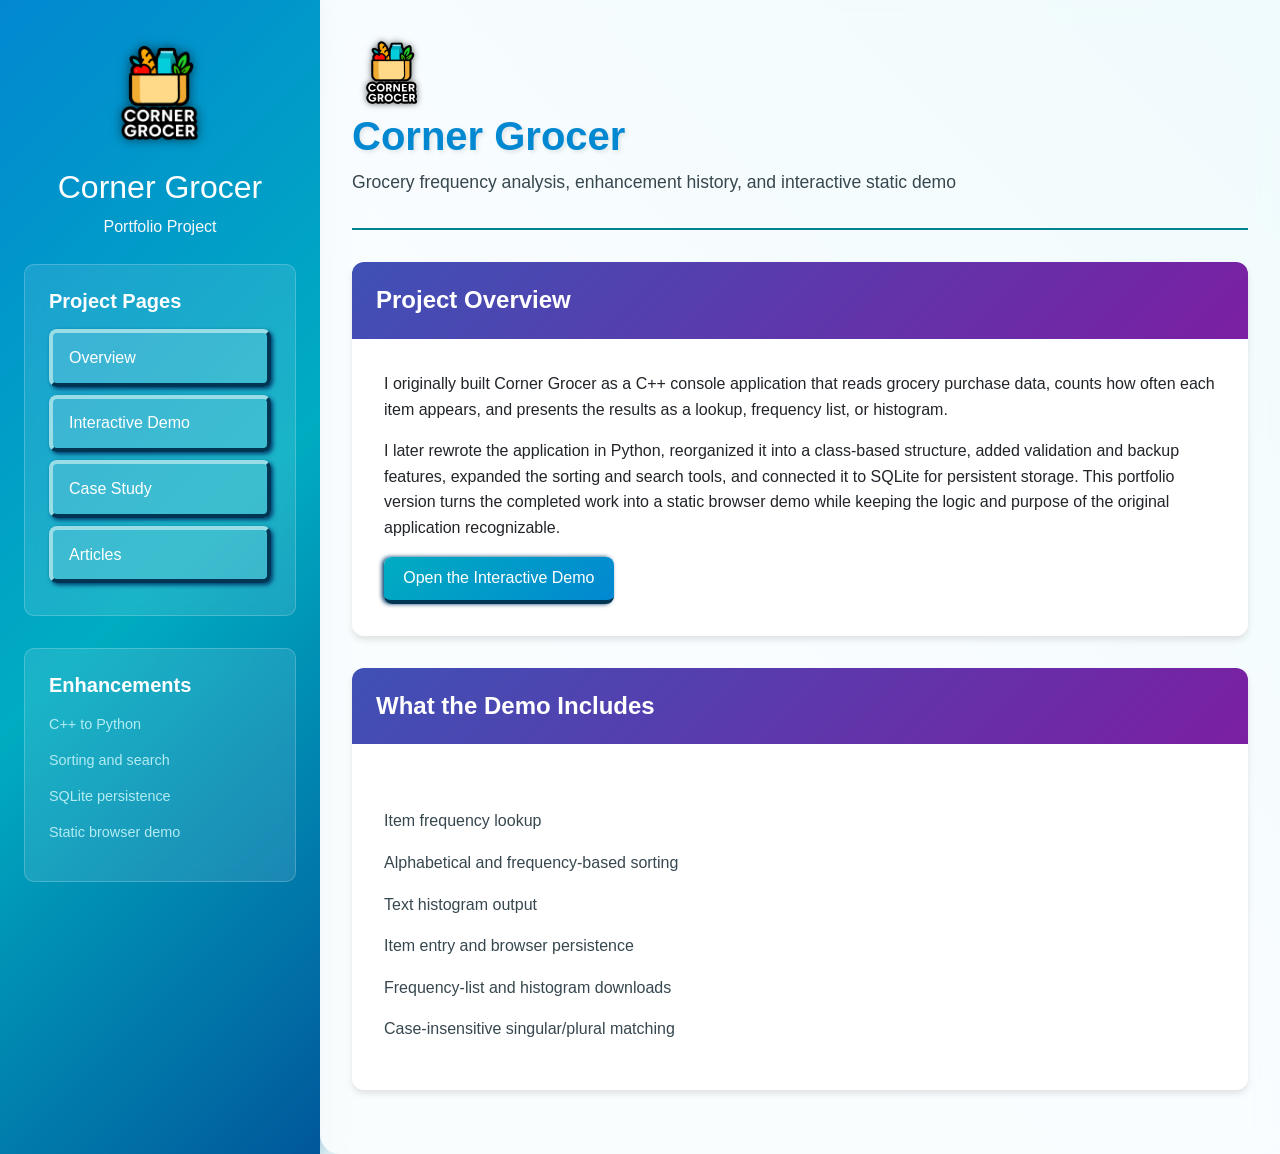
<file: index.html>
<!doctype html>
<html lang="en">
	<head>
		<meta charset="utf-8" />
		<meta
			name="viewport"
			content="width=device-width,initial-scale=1" />
		<title>Corner Grocer | Corner Grocer</title>
		<link
			href="https://cdn.jsdelivr.net/npm/bootstrap@5.1.3/dist/css/bootstrap.min.css"
			rel="stylesheet" />
		<link
			rel="stylesheet"
			href="style.css" />
	</head>
	<body>
		<div class="container-fluid">
			<div class="row">
				<div class="col-md-3 sidebar">
					<div class="sidebar-content">
						<div class="text-center mb-4">
							<div class="grocery-icon mb-3">
								<span class="logo-tile">
									<img
										src="images/corner-grocer.png"
										alt="Corner Grocer Logo"
										width="120"
										height="120" />
								</span>
							</div>
							<h2 class="text-white">Corner Grocer</h2>
							<p class="text-light">Portfolio Project</p>
						</div>
						<div class="data-summary-card">
							<h5>Project Pages</h5>
							<a
								class="btn btn-option w-100 mb-2"
								href="index.html">
								Overview
							</a>
							<a
								class="btn btn-option w-100 mb-2"
								href="demo.html">
								Interactive Demo
							</a>
							<a
								class="btn btn-option w-100 mb-2"
								href="case-study.html">
								Case Study
							</a>
							<a
								class="btn btn-option w-100 mb-2"
								href="articles/index.html">
								Articles
							</a>
						</div>
						<div class="data-summary-card">
							<h5>Enhancements</h5>
							<div class="summary-item">C++ to Python</div>
							<div class="summary-item">Sorting and search</div>
							<div class="summary-item">SQLite persistence</div>
							<div class="summary-item">Static browser demo</div>
						</div>
					</div>
				</div>
				<main class="col-md-9 main-content">
					<div class="header">
						<div class="header-row mb-3">
							<span class="logo-tile">
								<img
									src="images/corner-grocer.png"
									width="80"
									height="80" />
							</span>
							<div class="header-copy">
								<h1>Corner Grocer</h1>
								<p class="lead">
									Grocery frequency analysis, enhancement history, and
									interactive static demo
								</p>
							</div>
						</div>
					</div>
					<section class="card">
						<div class="card-header"><h4>Project Overview</h4></div>
						<div class="card-body">
							<p>
								I originally built Corner Grocer as a C++ console application
								that reads grocery purchase data, counts how often each item
								appears, and presents the results as a lookup, frequency list,
								or histogram.
							</p>
							<p>
								I later rewrote the application in Python, reorganized it into a
								class-based structure, added validation and backup features,
								expanded the sorting and search tools, and connected it to
								SQLite for persistent storage. This portfolio version turns the
								completed work into a static browser demo while keeping the
								logic and purpose of the original application recognizable.
							</p>
							<a
								class="btn btn-primary"
								href="demo.html">
								Open the Interactive Demo
							</a>
						</div>
					</section>
					<section class="card">
						<div class="card-header"><h4>What the Demo Includes</h4></div>
						<div class="card-body">
							<div class="feature-list">
								<div class="feature-item">Item frequency lookup</div>
								<div class="feature-item">
									Alphabetical and frequency-based sorting
								</div>
								<div class="feature-item">Text histogram output</div>
								<div class="feature-item">
									Item entry and browser persistence
								</div>
								<div class="feature-item">
									Frequency-list and histogram downloads
								</div>
								<div class="feature-item">
									Case-insensitive singular/plural matching
								</div>
							</div>
						</div>
					</section>
				</main>
			</div>
		</div>
	</body>
</html>
</file>
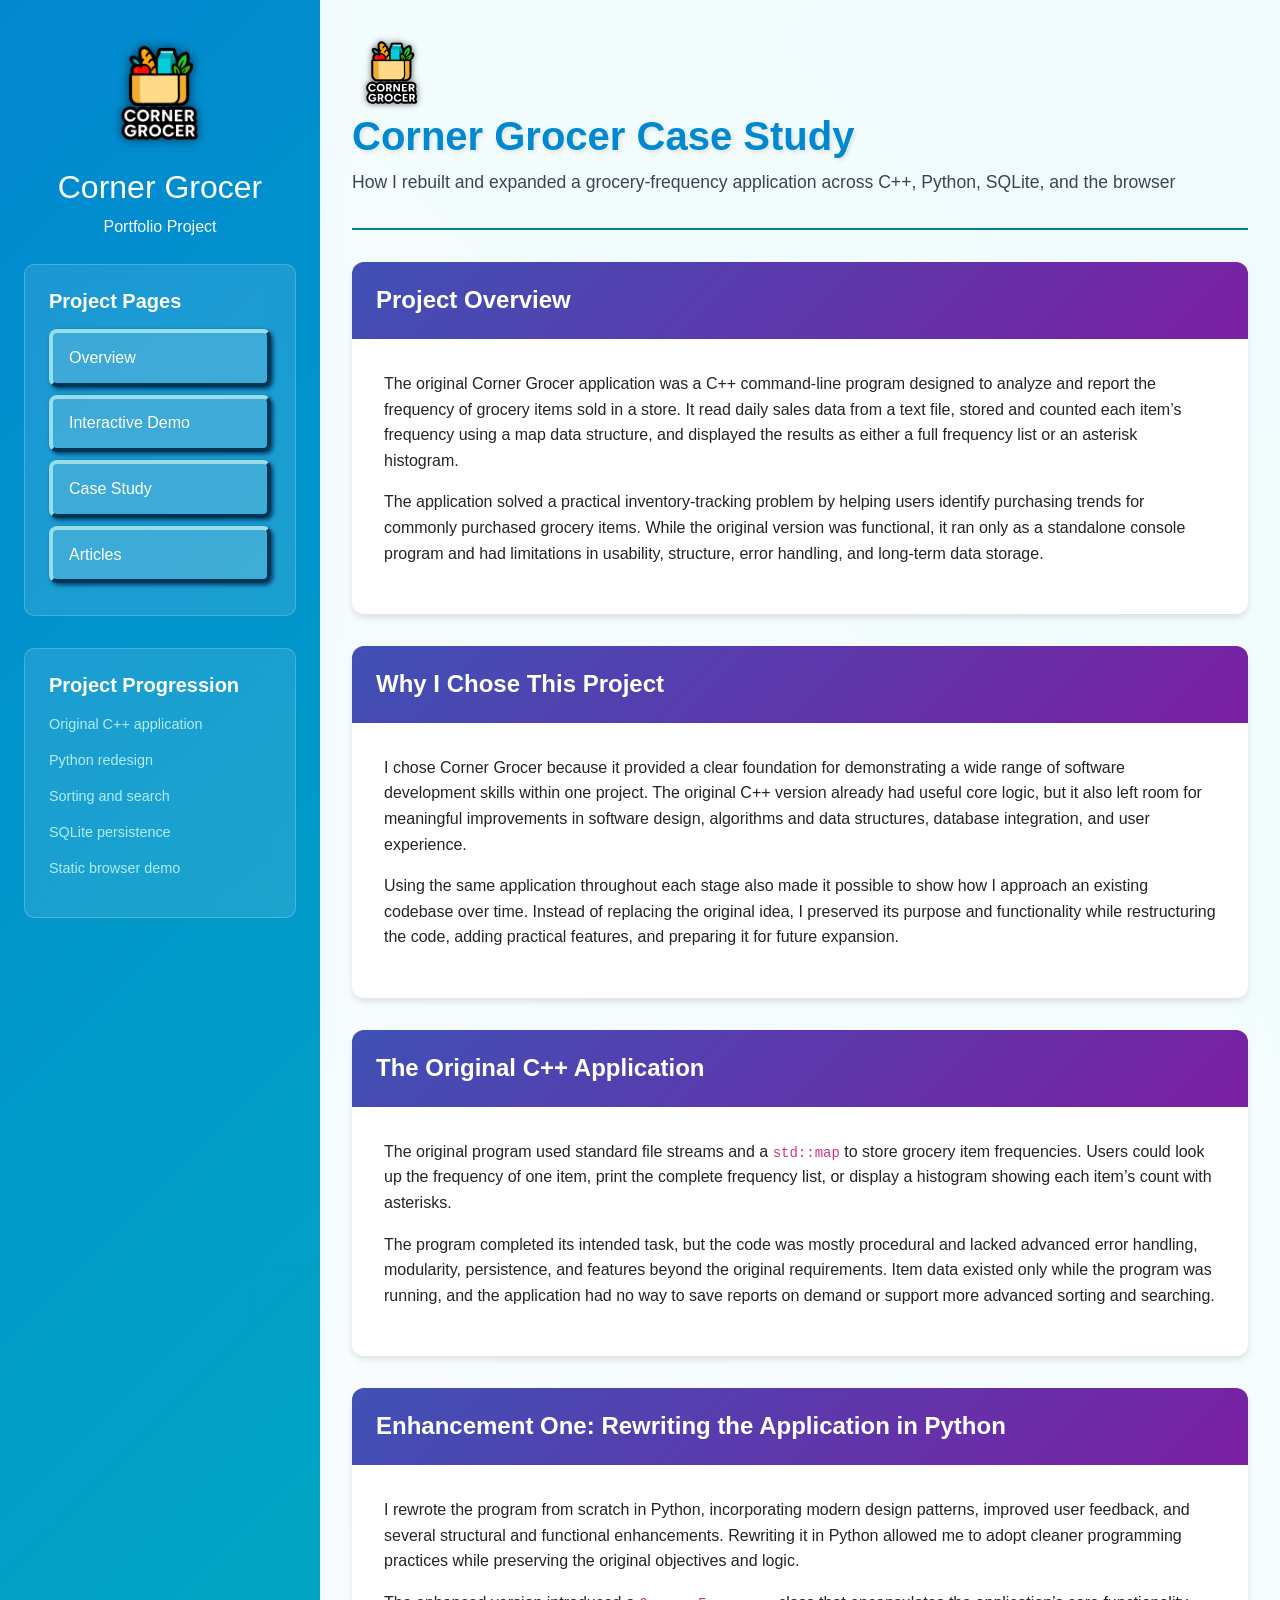
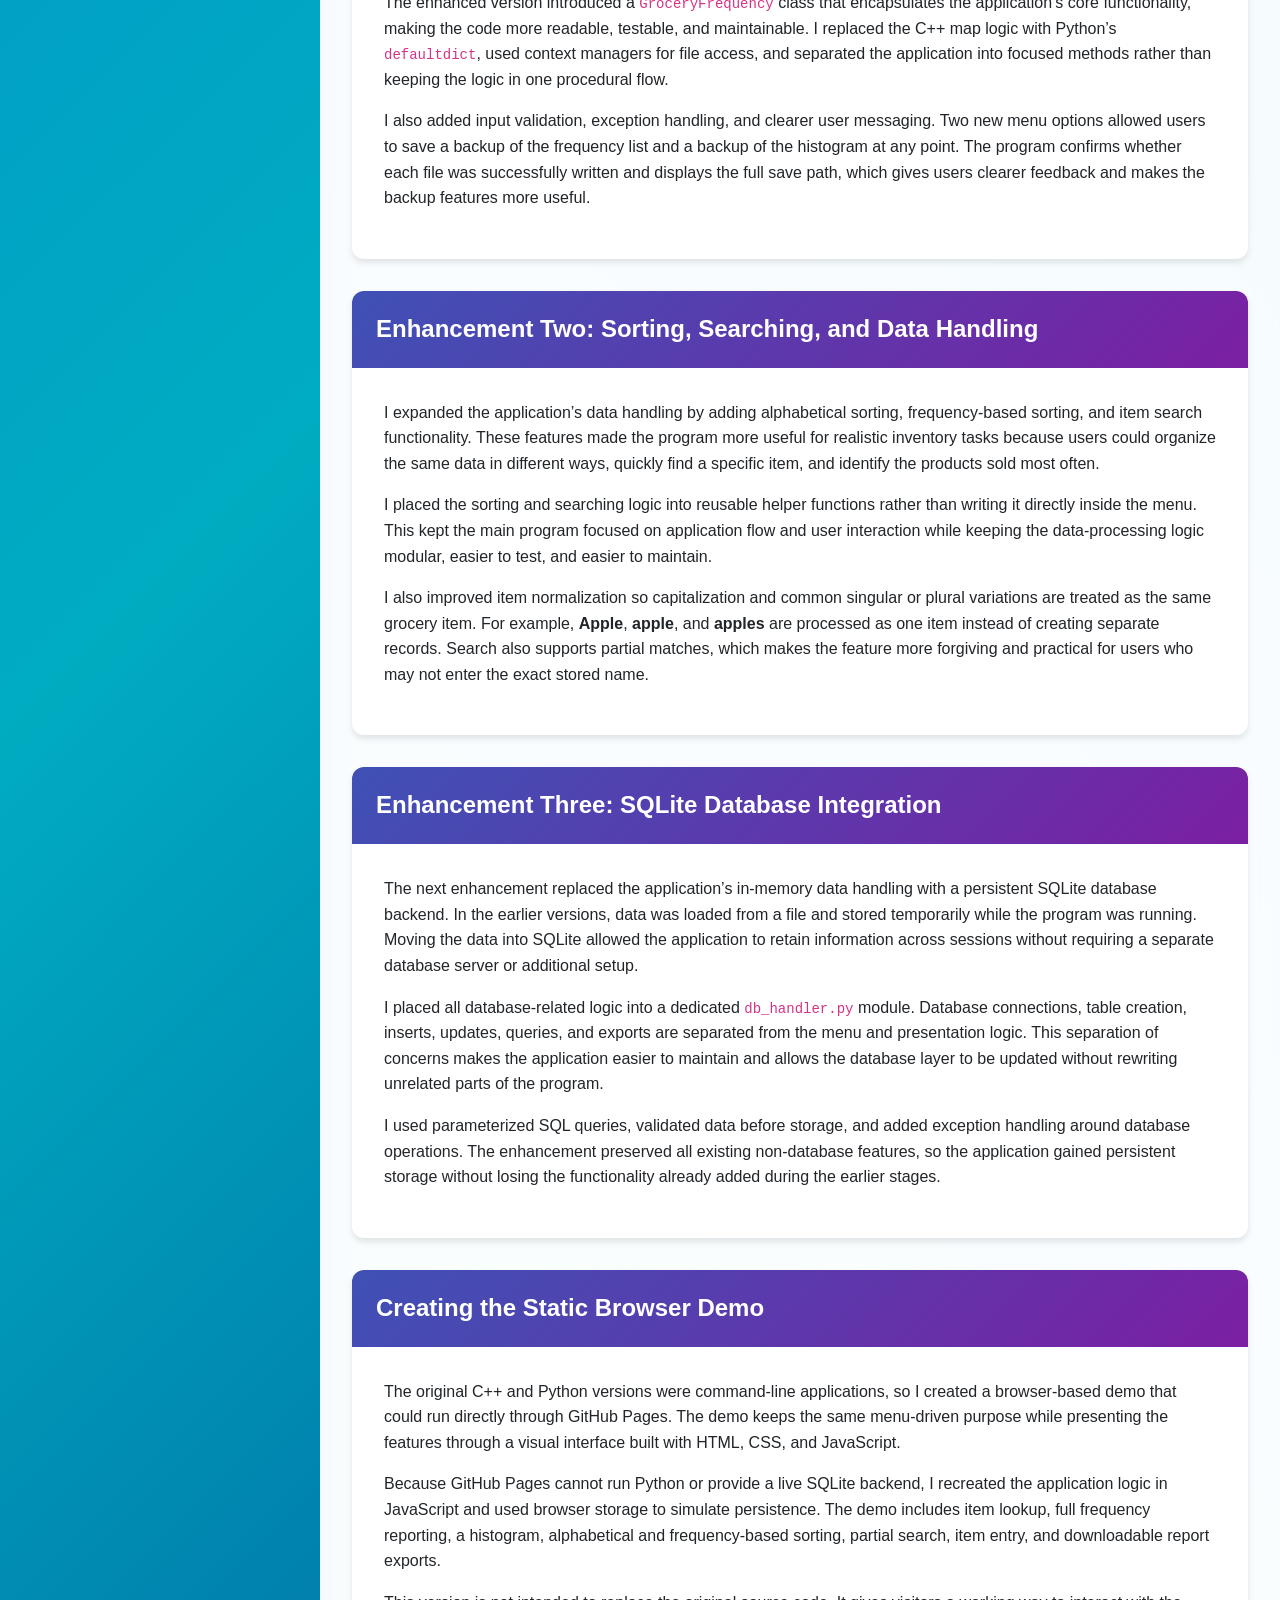
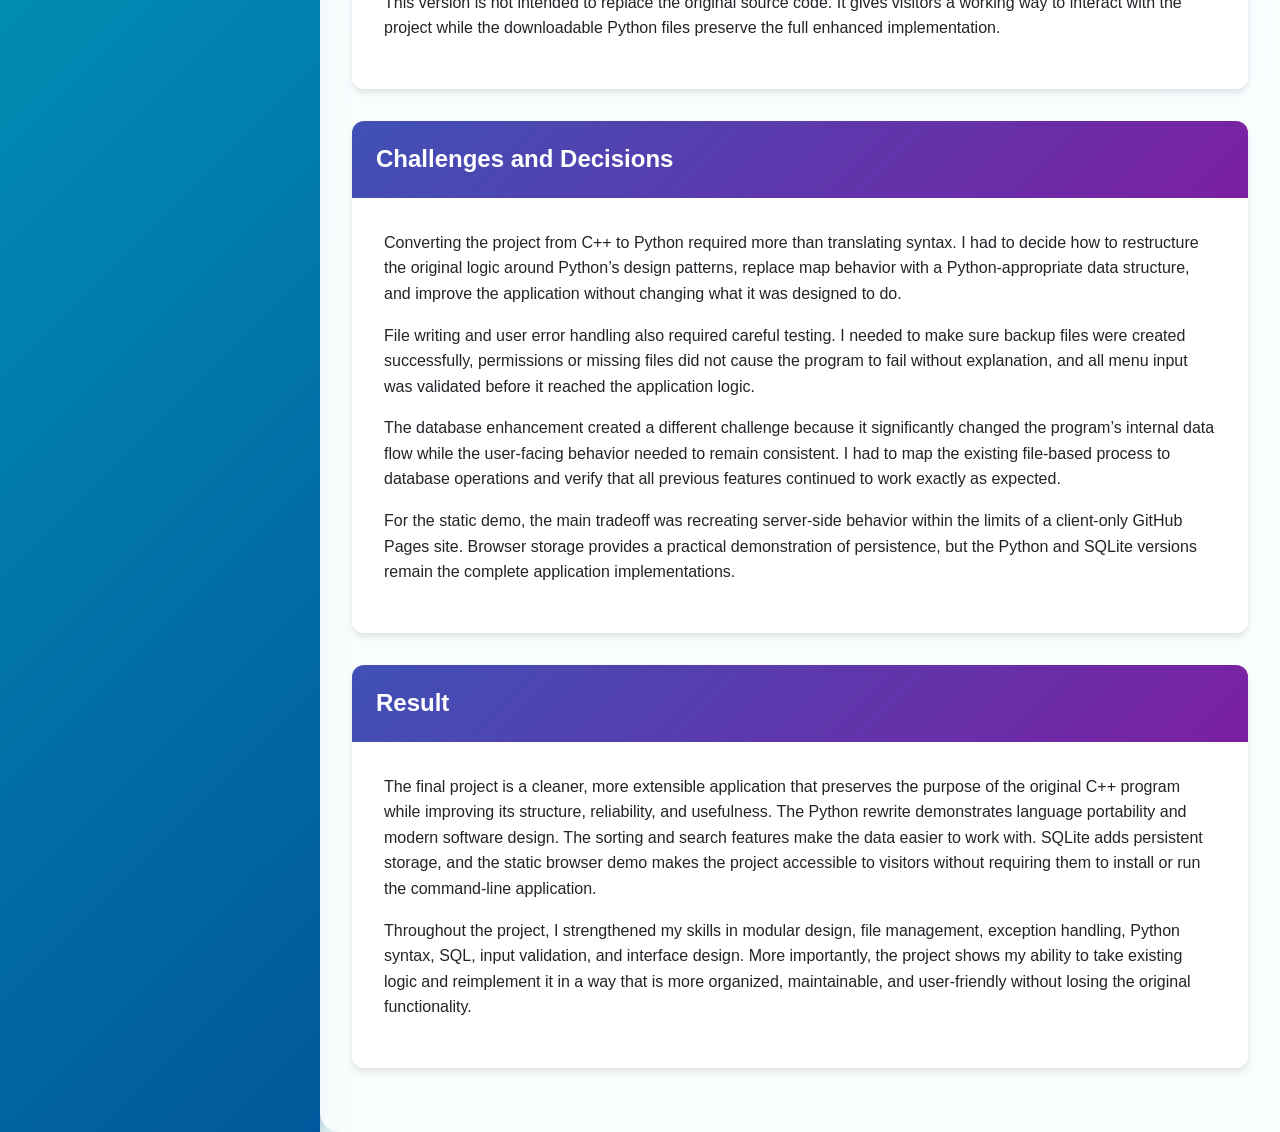
<file: case-study.html>
<!doctype html>
<html lang="en">
<head>
  <meta charset="utf-8">
  <meta name="viewport" content="width=device-width, initial-scale=1">
  <title>Corner Grocer Case Study | Corner Grocer</title>
  <link href="https://cdn.jsdelivr.net/npm/bootstrap@5.1.3/dist/css/bootstrap.min.css" rel="stylesheet">
  <link rel="stylesheet" href="style.css">
</head>
<body>
  <div class="container-fluid">
    <div class="row">
      <aside class="col-md-3 sidebar">
        <div class="sidebar-content">
          <div class="text-center mb-4">
            <div class="grocery-icon mb-3">
              <span class="logo-tile"><img src="images/corner-grocer.png" alt="Corner Grocer logo" width="120" height="120"></span>
            </div>
            <h2 class="text-white">Corner Grocer</h2>
            <p class="text-light">Portfolio Project</p>
          </div>

          <div class="data-summary-card">
            <h5>Project Pages</h5>
            <a class="btn btn-option w-100 mb-2" href="index.html">Overview</a>
            <a class="btn btn-option w-100 mb-2" href="demo.html">Interactive Demo</a>
            <a class="btn btn-option w-100 mb-2" href="case-study.html">Case Study</a>
            <a class="btn btn-option w-100 mb-2" href="articles/index.html">Articles</a>
          </div>

          <div class="data-summary-card">
            <h5>Project Progression</h5>
            <div class="summary-item">Original C++ application</div>
            <div class="summary-item">Python redesign</div>
            <div class="summary-item">Sorting and search</div>
            <div class="summary-item">SQLite persistence</div>
            <div class="summary-item">Static browser demo</div>
          </div>
        </div>
      </aside>

      <main class="col-md-9 main-content">
        <header class="header">
          <div class="header-row mb-3">
            <span class="logo-tile"><img src="images/corner-grocer.png" width="80" height="80"  alt="Corner Grocer logo"></span>
            <div>
              <h1>Corner Grocer Case Study</h1>
              <p class="lead">How I rebuilt and expanded a grocery-frequency application across C++, Python, SQLite, and the browser</p>
            </div>
          </div>
        </header>

        <section class="card">
          <div class="card-header"><h4>Project Overview</h4></div>
          <div class="card-body">
            <p>The original Corner Grocer application was a C++ command-line program designed to analyze and report the frequency of grocery items sold in a store. It read daily sales data from a text file, stored and counted each item’s frequency using a map data structure, and displayed the results as either a full frequency list or an asterisk histogram.</p>
            <p>The application solved a practical inventory-tracking problem by helping users identify purchasing trends for commonly purchased grocery items. While the original version was functional, it ran only as a standalone console program and had limitations in usability, structure, error handling, and long-term data storage.</p>
          </div>
        </section>

        <section class="card">
          <div class="card-header"><h4>Why I Chose This Project</h4></div>
          <div class="card-body">
            <p>I chose Corner Grocer because it provided a clear foundation for demonstrating a wide range of software development skills within one project. The original C++ version already had useful core logic, but it also left room for meaningful improvements in software design, algorithms and data structures, database integration, and user experience.</p>
            <p>Using the same application throughout each stage also made it possible to show how I approach an existing codebase over time. Instead of replacing the original idea, I preserved its purpose and functionality while restructuring the code, adding practical features, and preparing it for future expansion.</p>
          </div>
        </section>

        <section class="card">
          <div class="card-header"><h4>The Original C++ Application</h4></div>
          <div class="card-body">
            <p>The original program used standard file streams and a <code>std::map</code> to store grocery item frequencies. Users could look up the frequency of one item, print the complete frequency list, or display a histogram showing each item’s count with asterisks.</p>
            <p>The program completed its intended task, but the code was mostly procedural and lacked advanced error handling, modularity, persistence, and features beyond the original requirements. Item data existed only while the program was running, and the application had no way to save reports on demand or support more advanced sorting and searching.</p>
          </div>
        </section>

        <section class="card">
          <div class="card-header"><h4>Enhancement One: Rewriting the Application in Python</h4></div>
          <div class="card-body">
            <p>I rewrote the program from scratch in Python, incorporating modern design patterns, improved user feedback, and several structural and functional enhancements. Rewriting it in Python allowed me to adopt cleaner programming practices while preserving the original objectives and logic.</p>
            <p>The enhanced version introduced a <code>GroceryFrequency</code> class that encapsulates the application’s core functionality, making the code more readable, testable, and maintainable. I replaced the C++ map logic with Python’s <code>defaultdict</code>, used context managers for file access, and separated the application into focused methods rather than keeping the logic in one procedural flow.</p>
            <p>I also added input validation, exception handling, and clearer user messaging. Two new menu options allowed users to save a backup of the frequency list and a backup of the histogram at any point. The program confirms whether each file was successfully written and displays the full save path, which gives users clearer feedback and makes the backup features more useful.</p>
          </div>
        </section>

        <section class="card">
          <div class="card-header"><h4>Enhancement Two: Sorting, Searching, and Data Handling</h4></div>
          <div class="card-body">
            <p>I expanded the application’s data handling by adding alphabetical sorting, frequency-based sorting, and item search functionality. These features made the program more useful for realistic inventory tasks because users could organize the same data in different ways, quickly find a specific item, and identify the products sold most often.</p>
            <p>I placed the sorting and searching logic into reusable helper functions rather than writing it directly inside the menu. This kept the main program focused on application flow and user interaction while keeping the data-processing logic modular, easier to test, and easier to maintain.</p>
            <p>I also improved item normalization so capitalization and common singular or plural variations are treated as the same grocery item. For example, <strong>Apple</strong>, <strong>apple</strong>, and <strong>apples</strong> are processed as one item instead of creating separate records. Search also supports partial matches, which makes the feature more forgiving and practical for users who may not enter the exact stored name.</p>
          </div>
        </section>

        <section class="card">
          <div class="card-header"><h4>Enhancement Three: SQLite Database Integration</h4></div>
          <div class="card-body">
            <p>The next enhancement replaced the application’s in-memory data handling with a persistent SQLite database backend. In the earlier versions, data was loaded from a file and stored temporarily while the program was running. Moving the data into SQLite allowed the application to retain information across sessions without requiring a separate database server or additional setup.</p>
            <p>I placed all database-related logic into a dedicated <code>db_handler.py</code> module. Database connections, table creation, inserts, updates, queries, and exports are separated from the menu and presentation logic. This separation of concerns makes the application easier to maintain and allows the database layer to be updated without rewriting unrelated parts of the program.</p>
            <p>I used parameterized SQL queries, validated data before storage, and added exception handling around database operations. The enhancement preserved all existing non-database features, so the application gained persistent storage without losing the functionality already added during the earlier stages.</p>
          </div>
        </section>

        <section class="card">
          <div class="card-header"><h4>Creating the Static Browser Demo</h4></div>
          <div class="card-body">
            <p>The original C++ and Python versions were command-line applications, so I created a browser-based demo that could run directly through GitHub Pages. The demo keeps the same menu-driven purpose while presenting the features through a visual interface built with HTML, CSS, and JavaScript.</p>
            <p>Because GitHub Pages cannot run Python or provide a live SQLite backend, I recreated the application logic in JavaScript and used browser storage to simulate persistence. The demo includes item lookup, full frequency reporting, a histogram, alphabetical and frequency-based sorting, partial search, item entry, and downloadable report exports.</p>
            <p>This version is not intended to replace the original source code. It gives visitors a working way to interact with the project while the downloadable Python files preserve the full enhanced implementation.</p>
          </div>
        </section>

        <section class="card">
          <div class="card-header"><h4>Challenges and Decisions</h4></div>
          <div class="card-body">
            <p>Converting the project from C++ to Python required more than translating syntax. I had to decide how to restructure the original logic around Python’s design patterns, replace map behavior with a Python-appropriate data structure, and improve the application without changing what it was designed to do.</p>
            <p>File writing and user error handling also required careful testing. I needed to make sure backup files were created successfully, permissions or missing files did not cause the program to fail without explanation, and all menu input was validated before it reached the application logic.</p>
            <p>The database enhancement created a different challenge because it significantly changed the program’s internal data flow while the user-facing behavior needed to remain consistent. I had to map the existing file-based process to database operations and verify that all previous features continued to work exactly as expected.</p>
            <p>For the static demo, the main tradeoff was recreating server-side behavior within the limits of a client-only GitHub Pages site. Browser storage provides a practical demonstration of persistence, but the Python and SQLite versions remain the complete application implementations.</p>
          </div>
        </section>

        <section class="card">
          <div class="card-header"><h4>Result</h4></div>
          <div class="card-body">
            <p>The final project is a cleaner, more extensible application that preserves the purpose of the original C++ program while improving its structure, reliability, and usefulness. The Python rewrite demonstrates language portability and modern software design. The sorting and search features make the data easier to work with. SQLite adds persistent storage, and the static browser demo makes the project accessible to visitors without requiring them to install or run the command-line application.</p>
            <p>Throughout the project, I strengthened my skills in modular design, file management, exception handling, Python syntax, SQL, input validation, and interface design. More importantly, the project shows my ability to take existing logic and reimplement it in a way that is more organized, maintainable, and user-friendly without losing the original functionality.</p>
          </div>
        </section>
      </main>
    </div>
  </div>
</body>
</html>
</file>
<file: style.css>
:root {
    /* Blue & Teal Primary Colors */
    --primary-blue: #0288D1;
    --deep-blue: #01579B;
    --teal-primary: #00ACC1;
    --teal-dark: #00838F;
    --teal-light: #B2EBF2;
    --deep-teal: #18454b;
    --cyan-bright: #00E5FF;

    /* Supporting Colors */
    --purple-accent: #7B1FA2;
    --plum-accent: #8E4585;
    --dark-pink: #C11C84;
    --ruby-red: #E91E63;
    --pretty-pink: #ff2e9d;
    --berry-pink: #D7569E;
    --dusty-rose: #DCA1A1;
    --indigo-accent: #3F51B5;
    --emerald-green: #00C853;
    --vivid-green: #50e91d;
    --canary-yellow: #FFEF00;
    --burnt-orange: #BE5103;
    --teracotta-orange: #E35336;
    --amber-orange: #FF8F00;
    --coral-pink: #F88379;
    --coral-orange: #FF7f50;
    --coral-red: #FF5722; /* added to fix undefined var usage */
    --lime-green: #8BC34A;

/* UI Colors */
--sidebar-bg: var(--primary-blue);
--sidebar-secondary: var(--teal-primary);
--sidebar-text: #ffffff;
--card-bg: #ffffff;
--text-muted: #37474F;
--border-color: var(--teal-dark);
--light-bg: #E0F2F1;
}

body {
margin: 0;
padding: 0;
font-family: 'Segoe UI', Tahoma, Geneva, Verdana, sans-serif;
background: linear-gradient(45deg, var(--light-bg) 0%, #E3F2FD 50%, var(--teal-light) 100%);
min-height: 100vh;
line-height: 1.6;
}

.sidebar {
background: linear-gradient(135deg, var(--primary-blue) 0%, var(--teal-primary) 50%, var(--deep-blue) 100%);
min-height: 100vh;
padding: 0;
box-shadow: 2px 0 15px rgba(1,87,155,0.3);
}

.sidebar-content {
padding: 2rem 1.5rem;
}

.grocery-icon {
animation: bounce 2s infinite;
}

@keyframes bounce {
0%, 20%, 50%, 80%, 100% {
    transform: translateY(0);
}
40% {
    transform: translateY(-10px);
}
60% {
    transform: translateY(-5px);
}
}

.data-summary-card {
background: rgba(255, 255, 255, 0.1);
border-radius: 10px;
padding: 1.5rem;
margin-bottom: 2rem;
backdrop-filter: blur(10px);
border: 1px solid rgba(255, 255, 255, 0.2);
}

.data-summary-card h5 {
color: var(--sidebar-text);
margin-bottom: 1rem;
font-weight: 600;
}

.summary-item {
color: var(--teal-light);
margin-bottom: 0.8rem;
font-size: 0.9rem;
}

.summary-item strong {
color: var(--sidebar-text);
}

.btn-option {
background: rgba(255, 255, 255, 0.15);
color: var(--sidebar-text);
transition: all 0.3s ease;
text-align: left;
padding: 0.8rem 1rem;
border-radius: 8px;
    border-top: 4px outset #99dde6;
    border-left: 4px outset #99dde6; 
    border-bottom: 4px outset #016ca7;
    border-right: 4px outset #016ca7;
    box-shadow: 
        2px 2px 4px #003c6c;
}

.btn-option:hover {
background: rgba(255, 255, 255, 0.2);
color: white;
transform: translateX(5px);
}

.btn-option.active {
background: #009aad;
border-color: #007887 ;
color: white;
transform: translateX(5px);
transform: translateY(4px);
transform: translateZ(-5px);
font-weight: 600;
    border-top: 4px inset #016ca7;
    border-left: 4px inset #016ca7; 
    border-bottom: 4px inset #99dde6;
    border-right: 4px inset #99dde6;
    box-shadow: 
       -2px -2px 4px #ffffff,
        2px 2px 4px #003c6c;
}

.btn-option i {
margin-right: 0.5rem;
width: 16px;
}

.main-content {
padding: 2rem;
background: rgba(255, 255, 255, 0.8);
backdrop-filter: blur(10px);
border-radius: 0 0 0 20px;
}

.header {
margin-bottom: 2rem;
padding-bottom: 1rem;
border-bottom: 2px solid var(--border-color);
}

.header h1 {
color: var(--primary-blue);
font-weight: 700;
margin-bottom: 0.5rem;
text-shadow: 2px 2px 4px rgba(0,0,0,0.1);
}

.header .lead {
color: var(--text-muted);
font-size: 1.1rem;
}

.option-panel {
animation: fadeIn 0.5s ease-in;
}

@keyframes fadeIn {
from {
    opacity: 0;
    transform: translateY(20px);
}
to {
    opacity: 1;
    transform: translateY(0);
}
}

.card {
border: none;
border-radius: 12px;
box-shadow: 0 4px 6px rgba(0, 0, 0, 0.1);
margin-bottom: 2rem;
overflow: hidden;
}

.card-header {
background: linear-gradient(135deg, var(--indigo-accent) 0%, var(--purple-accent) 100%);
color: white;
border-bottom: none;
padding: 1.5rem;
}

.card-header h4 {
margin: 0;
font-weight: 600;
}

.card-header i {
margin-right: 0.5rem;
}

.card-body {
padding: 2rem;
}

.test-output {
background-color: #f8f9fa;
border: 1px solid var(--border-color);
border-radius: 8px;
padding: 1rem;
margin-top: 1rem;
}

.test-output h6 {
color: var(--sidebar-bg);
margin-bottom: 0.5rem;
font-weight: 600;
}

.test-output pre {
background-color: #2d3748;
color: #e2e8f0;
padding: 1rem;
border-radius: 6px;
font-size: 0.9rem;
line-height: 1.4;
margin: 0;
white-space: pre-wrap;
word-wrap: break-word;
max-height: 400px;
overflow-y: auto;
}

.welcome-card {
background: white;
border-radius: 12px;
padding: 3rem;
box-shadow: 0 4px 6px rgba(0, 0, 0, 0.1);
margin: 2rem auto;
max-width: 600px;
}

.welcome-card h3 {
color: var(--sidebar-bg);
margin-bottom: 1rem;
font-weight: 600;
}

.feature-list {
margin-top: 2rem;
text-align: left;
}

.feature-item {
display: flex;
align-items: center;
margin-bottom: 1rem;
color: var(--text-muted);
}

.feature-item i {
color: var(--teal-primary);
margin-right: 0.8rem;
width: 20px;
}

.btn-primary {
background: linear-gradient(135deg, var(--teal-primary) 0%, var(--primary-blue) 100%);
border: none;
border-radius: 8px;
padding: 0.6rem 1.2rem;
font-weight: 500;
transition: all 0.3s ease;
    border-top: 4px outset #99dde6
    border-left: 4px outset #99dde6; 
    border-bottom: 4px outset #016ca7;
    border-right: 4px outsetp #016ca7;
    box-shadow: 
       -2px 0px 4px #003c6c,
        0px -2px 4px #ffffff;
color: white;   
}

.btn-primary:hover {
background: linear-gradient(135deg, var(--primary-blue) 0%, var(--deep-blue) 100%);
transform: translateY(-2px);
    border-top: 4px outset #99dde6
    border-left: 4px outset #99dde6; 
    border-bottom: 4px outset #016ca7;
    border-right: 4px outset #016ca7;
    box-shadow: 
        -2px  0 4px #ffffff,
        2px 0px 4px #003c6c;
color: white;
}

.btn-secondary {
border-radius: 8px;
padding: 0.6rem 1.2rem;
font-weight: 500;
    transform: translateY(2px);
transition: all 0.3s ease;
    border-left: 4px solid var(--coral-pink); 
        border-top: 4px outset #99dde6; 
        border-left: 4px outset #99dde6; 
        border-bottom: 4px outset #016ca7;
        border-right: 4px outset #016ca7;
        box-shadow: 
           2px  2px 4px #003c6c
color: white;
}

.btn-secondary:hover {
transform: translateY(2px);
border-top: 4px outset #016ca7; 
border-left: 4px outset #016ca7; 
border-bottom: 4px outset #99dde6;
border-right: 4px outset #99dde6;
    box-shadow: 
        -2px  -2px 4px #003c6c,
        2px 2px 4px #003c6c;    
color: white;
}

.btn-danger {
background: linear-gradient(135deg, var(--coral-pink) 0%, #E91E63 100%);
border: none;
color: white;
border-radius: 8px;
padding: 0.6rem 1.2rem;
font-weight: 500;
transition: all 0.3s ease;
border-left: 4px solid var(--coral-pink); 
border-top: 4px outset #99dde6; 
border-left: 4px outset #99dde6; 
border-bottom: 4px outset #016ca7;
border-right: 4px outset #016ca7;
    box-shadow: 
        2px  2px 4px #003c6c;
}

.btn-danger:hover {
background: linear-gradient(135deg, #E91E63 0%, #F88379 100%);
transform: translateY(4px);
    border-top: 4px inset #a31545; 
    border-left: 4px inset #a31545; 
    border-bottom: 4px inset #FCCDC9;
    border-right: 4px inset #FCCDC9; 
        box-shadow: 
        -2px -2px 4px #003c6c;
}

.form-control {
border-radius: 8px;
border: 2px solid var(--border-color);
padding: 0.6rem 1rem;
transition: all 0.3s ease;
}

.form-control:focus {
border-color: var(--teal-primary);
box-shadow: 0 0 0 0.2rem rgba(0,172,193,0.25);
}

.form-label {
font-weight: 600;
color: var(--primary-blue);
margin-bottom: 0.5rem;
}

.form-text {
color: var(--text-muted);
font-size: 0.85rem;
}

/* Responsive design */
@media (max-width: 768px) {
.sidebar {
    min-height: auto;
}

.sidebar-content {
    padding: 1rem;
}

.main-content {
    padding: 1rem;
}

.welcome-card {
    padding: 2rem;
    margin: 1rem;
}

.card-body {
    padding: 1rem;
}

.test-output pre {
    font-size: 0.8rem;
}
}

/* Scrollbar styling */
::-webkit-scrollbar {
width: 8px;
}

::-webkit-scrollbar-track {
background: #f1f1f1;
border-radius: 4px;
}

::-webkit-scrollbar-thumb {
background: linear-gradient(135deg, var(--teal-primary) 0%, var(--primary-blue) 100%);
border-radius: 4px;
}

::-webkit-scrollbar-thumb:hover {
background: linear-gradient(135deg, var(--primary-blue) 0%, var(--deep-blue) 100%);
}

.btn-option:nth-child(){
text-color: white;
border-top: 4px outset #99dde6; 
border-left: 4px outset #99dde6; 
border-bottom: 4px outset #016ca7;
border-right: 4px outset #016ca7;
    box-shadow: 
        2px  2px 4px #003c6c;
 }

/* Colorful Menu Option Styles */
.btn-option:nth-child(1) {
    border-left: 8px solid
}
.btn-option:nth-child(2) { 
    border-left: 8px solid var(--pretty-pink);}
.btn-option:nth-child(3) { 
    border-left: 8px solid var(--teal-light);}
.btn-option:nth-child(4) { 
    border-left: 8px solid var(--vivid-green);}
.btn-option:nth-child(5) { 
    border-left: 8px solid var(--canary-yellow);}
.btn-option:nth-child(6) { 
    border-left: 8px solid var(--amber-orange);}
.btn-option:nth-child(7) { 
    border-left: 8px solid var(--purple-accent);}
.btn-option:nth-child(8) { 
    border-left: 8px solid var(--cyan-bright);}
.btn-option:nth-child(9) { 
    border-left: 8px solid var(--indigo-accent);}

/* Colorful Card Headers for Different Options */
.card-header.option-1 { background: linear-gradient(135deg, var(--emerald-green) 0%, var(--lime-green) 100%); }
.card-header.option-2 { background: linear-gradient(135deg, var(--primary-blue) 0%, var(--teal-primary) 100%); }
.card-header.option-3 { background: linear-gradient(135deg, var(--teal-primary) 0%, var(--cyan-bright) 100%); } 
.card-header.option-4 { background: linear-gradient(135deg, var(--purple-accent) 0%, var(--indigo-accent) 100%); }
.card-header.option-5 { background: linear-gradient(135deg, var(--indigo-accent) 0%, var(--primary-blue) 100%); }
.card-header.option-6 { background: linear-gradient(135deg, var(--coral-red) 0%, var(--amber-orange) 100%); }
.card-header.option-7 { background: linear-gradient(135deg, var(--amber-orange) 0%, var(--lime-green) 100%); }
.card-header.option-8 { background: linear-gradient(135deg, var(--lime-green) 0%, var(--emerald-green) 100%); }
.card-header.option-9 { background: linear-gradient(135deg, var(--cyan-bright) 0%, var(--teal-primary) 100%); }

/* Colorful Button Variants */
.btn-secondary {
background: linear-gradient(135deg, var(--purple-accent) 0%, var(--indigo-accent) 100%);
border: none;
color: white;
border-radius: 8px;
padding: 0.6rem 1.2rem;
font-weight: 500;
transition: all 0.3s ease;
    border-top: 4px outset #99dde6; 
    border-left: 4px outset #99dde6; 
    border-bottom: 4px outset #016ca7;
    border-right: 4px outset #016ca7;
    box-shadow: 
           2px  2px 4px #003c6c;
}

.btn-secondary:hover {
background: linear-gradient(135deg, var(--indigo-accent) 0%, var(--primary-blue) 100%);
transform: translateY(-4px);
border-top: 4px inset #016ca7; 
border-left: 4px inset #016ca7m
border-bottom: 4px inset #99dde6;
border-right: 4px inset #99dde6; 
    box-shadow: 
    -2px -2px 4px #003c6c;
}

.btn-danger {
background: linear-gradient(135deg, var(--coral-pink) 0%, #E91E63 100%);
border: none;
color: white;
border-radius: 8px;
padding: 0.6rem 1.2rem;
font-weight: 600;
transform: translateX(5px);
transform: translateY(4px);
transform: translateZ(-5px);
transition: all 0.3s ease;
    border-top: 4px outset #FCCDC9; 
    border-left: 4px outset #FCCDC9; 
    border-bottom: 4px outset #a31545;
    border-right: 4px outset #a31545;
    box-shadow: 
     2px  2px 4px #003c6c;
}

.btn-danger:hover {
background: linear-gradient(135deg, #E91E63 0%, #F88379 100%);
transform: translateX(-2px);
transform: translateY(-2px);
transform: translateZ(3px);
border-top: 4px inset #a31545; 
border-left: 4px inset #a31545; 
border-bottom: 4px inset #FCCDC9;
border-right: 4px inset #FCCDC9; 
    box-shadow: 
       -2px -2px 4px #ffffff,
        2px 2px 4px #003c6c;
}


/* Portfolio navigation and transparent-logo treatment */
.logo-tile {
    display: inline-flex;
    align-items: center;
    justify-content: center;
    flex: 0 0 auto;
    padding: 0.7rem;
    border-radius: 20px;
    background: linear-gradient(145deg, #004c72 0%, #006f8a 48%, #063f66 100%);
    border: 2px solid rgba(178, 235, 242, 0.8);
    box-shadow: 0 5px 16px rgba(0, 42, 72, 0.34), inset 0 1px 0 rgba(255,255,255,0.18);
}

.logo-tile img {
    display: block;
    width: 100%;
    height: 100%;
    object-fit: contain;
    filter: drop-shadow(0 2px 2px rgba(0,0,0,0.22));
}

.grocery-icon .logo-tile {
    width: 136px;
    height: 136px;
}

.header .logo-tile {
    width: 96px;
    height: 96px;
    margin-right: 1rem;
    border-radius: 18px;
}

.portfolio-links {
    display: flex;
    flex-wrap: wrap;
    gap: 0.55rem;
    margin: 0 0 1.75rem;
    padding: 0.55rem;
    border-radius: 14px;
    background: linear-gradient(135deg, rgba(0,131,143,0.16), rgba(2,136,209,0.18));
    border: 1px solid rgba(0,131,143,0.35);
    box-shadow: inset 0 1px 0 rgba(255,255,255,0.8);
}

.portfolio-links a {
    display: inline-flex;
    align-items: center;
    justify-content: center;
    min-height: 44px;
    padding: 0.62rem 1rem;
    border: 0;
    border-radius: 10px;
    color: #ffffff;
    font-weight: 700;
    text-decoration: none;
    background: linear-gradient(135deg, var(--teal-dark), var(--primary-blue));
    box-shadow: 0 3px 8px rgba(1,87,155,0.22);
    transition: transform .18s ease, box-shadow .18s ease, filter .18s ease;
}

.portfolio-links a:hover,
.portfolio-links a:focus-visible {
    color: #ffffff;
    transform: translateY(-2px);
    filter: brightness(1.08);
    box-shadow: 0 5px 12px rgba(1,87,155,0.3);
}

.portfolio-links a.active {
    color: #053c5a;
    background: linear-gradient(135deg, #b2ebf2, #ffffff);
    box-shadow: inset 0 0 0 2px var(--teal-dark), 0 3px 8px rgba(1,87,155,0.2);
}

@media (max-width: 767.98px) {
    .portfolio-links {
        display: grid;
        grid-template-columns: repeat(2, minmax(0, 1fr));
        gap: 0.5rem;
        margin-top: 0.25rem;
    }

    .portfolio-links a {
        width: 100%;
        padding-inline: 0.65rem;
        text-align: center;
    }

    .header .d-flex {
        align-items: flex-start !important;
    }

    .header .logo-tile {
        width: 82px;
        height: 82px;
        min-width: 82px;
    }
}


/* Mobile/content fixes */
* { box-sizing: border-box; }
html, body { max-width: 100%; overflow-x: hidden; }
.row > * { min-width: 0; }
.header-row { display:flex; align-items:center; gap:1rem; min-width:0; }
.header-copy { min-width:0; flex:1 1 auto; }
.header-copy h1, .card-header h4, .article-card h3 { overflow-wrap:anywhere; word-break:normal; }
.header .logo-tile { margin-right:0; }
.header .logo-tile img { margin-right:0 !important; }
.article-grid { display:grid; grid-template-columns:repeat(2,minmax(0,1fr)); gap:1rem; }
.article-card { display:block; padding:1.25rem; border-radius:12px; text-decoration:none; color:var(--text-muted); background:#fff; border-left:8px solid var(--teal-primary); box-shadow:0 4px 10px rgba(0,0,0,.12); }
.article-card:nth-child(2){border-left-color:var(--pretty-pink)}
.article-card:nth-child(3){border-left-color:var(--vivid-green)}
.article-card:nth-child(4){border-left-color:var(--canary-yellow)}
.article-card h3 { color:var(--primary-blue); font-size:1.2rem; margin:0 0 .45rem; }
.article-card p { margin:0; color:var(--text-muted); }
.article-card:hover { transform:translateY(-2px); color:var(--text-muted); }
.article-body h2 { color:var(--primary-blue); font-size:1.45rem; margin:1.75rem 0 .65rem; }
.article-body h3 { color:var(--teal-dark); font-size:1.15rem; margin:1.3rem 0 .5rem; }
.article-body p, .article-body li { font-size:1.02rem; }
.article-body code { overflow-wrap:anywhere; }
@media (max-width: 767.98px) {
  .sidebar-content { padding:1rem; }
  .grocery-icon .logo-tile { margin-inline:auto; }
  .header-row { align-items:flex-start; gap:.8rem; }
  .header .logo-tile { width:72px; height:72px; padding:.45rem; border-radius:15px; flex:0 0 72px; }
  .header-copy h1 { font-size:clamp(1.65rem,8vw,2.25rem); line-height:1.08; margin-top:.1rem; }
  .header .lead { font-size:1rem; line-height:1.45; }
  .main-content { padding:1rem; border-radius:0; width:100%; }
  .card-header { padding:1rem; }
  .card-header h4 { font-size:clamp(1.15rem,5.5vw,1.55rem); line-height:1.25; }
  .card-body { padding:1rem; }
  .article-grid { grid-template-columns:1fr; }
  .btn-option { white-space:normal; overflow-wrap:anywhere; }
  .data-summary-card { padding:1rem; }
}
@media (max-width: 420px) {
  .header-row { flex-direction:column; align-items:center; text-align:center; }
  .header .logo-tile { margin-inline:auto; }
  .header-copy { width:100%; }
}
</file>
